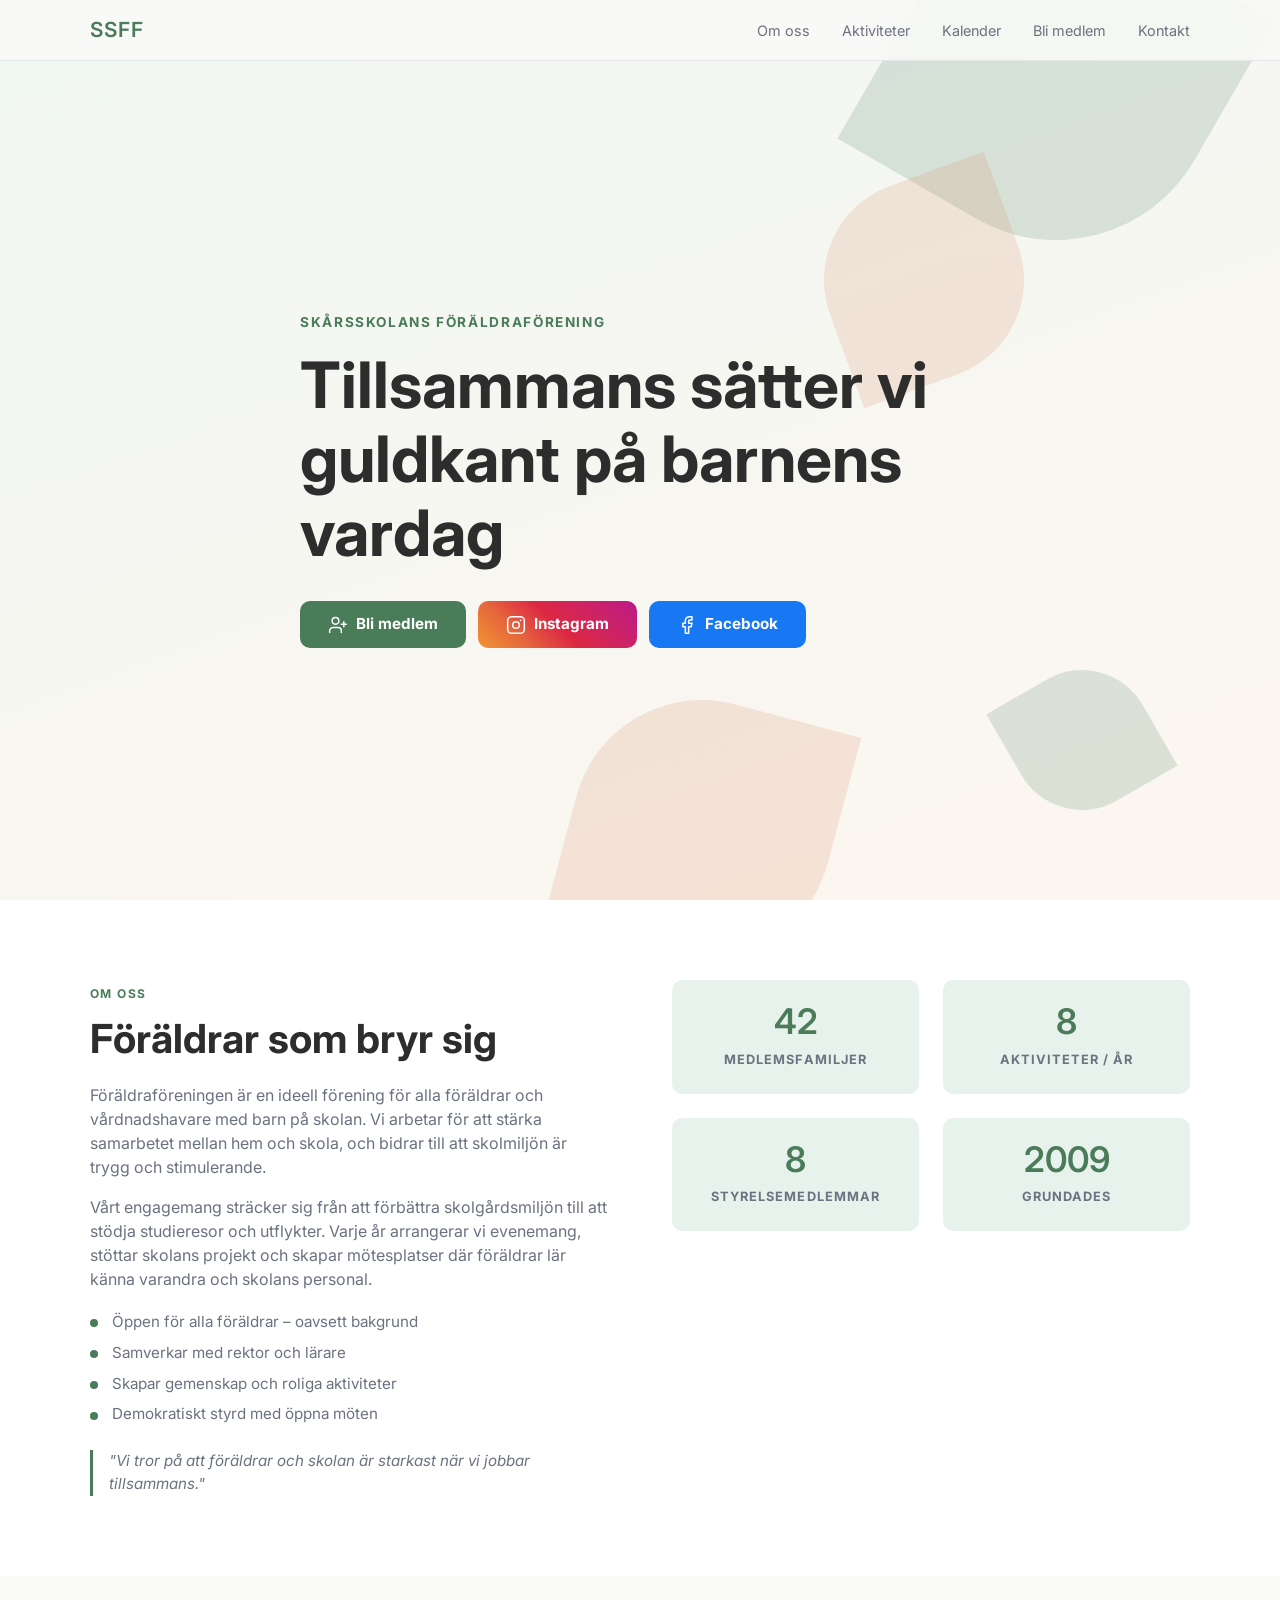
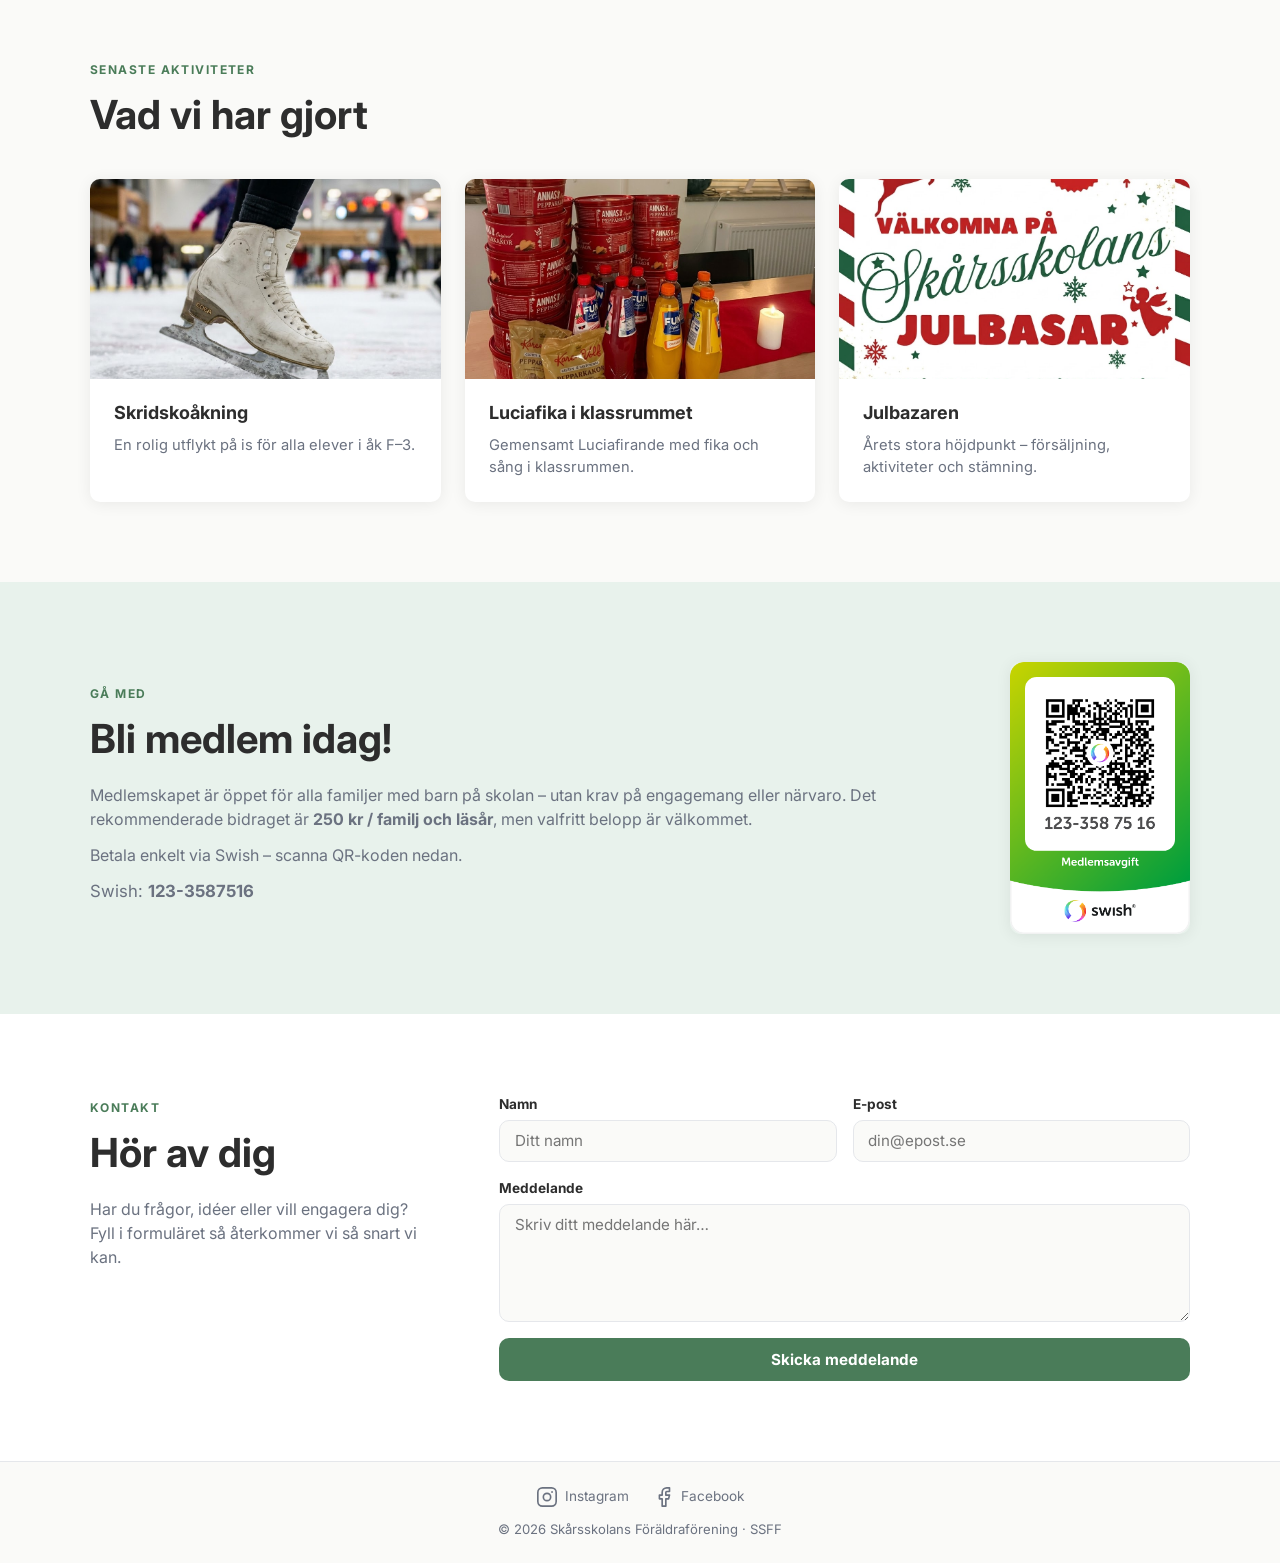
<file: index.html>
<!DOCTYPE html>
<html lang="sv">
<head>
  <meta charset="UTF-8" />
  <meta name="viewport" content="width=device-width, initial-scale=1.0" />
  <title>SSFF – Skårsskolans Föräldraförening</title>

  <link rel="stylesheet" href="https://fonts.googleapis.com/css2?family=Inter:wght@400;700&display=swap" />

  <link rel="stylesheet" href="style.css" />
</head>
<body>

  <!-- ── NAV ─────────────────────────────────────────────── -->
  <header class="site-header">
    <nav class="nav container">
      <span class="nav-logo">SSFF</span>
      <ul class="nav-links">
        <li><a href="#om-oss">Om oss</a></li>
        <li><a href="#aktiviteter">Aktiviteter</a></li>
        <li><a href="#kommande">Kalender</a></li>
        <li><a href="#bli-medlem">Bli medlem</a></li>
        <li><a href="#kontakt">Kontakt</a></li>
      </ul>
    </nav>
  </header>

  <!-- ── HERO ─────────────────────────────────────────────── -->
  <section class="hero">
    <div class="hero-inner container">
      <p class="hero-tagline">Skårsskolans Föräldraförening</p>
      <h1 class="hero-headline">Tillsammans sätter vi guldkant på barnens vardag</h1>
      <div class="hero-social">
        <a href="#bli-medlem" class="btn">
          <svg xmlns="http://www.w3.org/2000/svg" width="20" height="20" viewBox="0 0 24 24" fill="none" stroke="currentColor" stroke-width="1.8" stroke-linecap="round" stroke-linejoin="round"><path d="M16 21v-2a4 4 0 0 0-4-4H6a4 4 0 0 0-4 4v2"/><circle cx="9" cy="7" r="4"/><line x1="19" y1="8" x2="19" y2="14"/><line x1="22" y1="11" x2="16" y2="11"/></svg>
          Bli medlem
        </a>
        <a href="https://www.instagram.com/skarsskolans_foraldraforening/" target="_blank" rel="noopener" aria-label="Instagram" class="instagram">
          <svg xmlns="http://www.w3.org/2000/svg" width="20" height="20" viewBox="0 0 24 24" fill="none" stroke="currentColor" stroke-width="1.8" stroke-linecap="round" stroke-linejoin="round"><rect x="2" y="2" width="20" height="20" rx="5" ry="5"/><circle cx="12" cy="12" r="4"/><circle cx="17.5" cy="6.5" r="1" fill="currentColor" stroke="none"/></svg>
          Instagram
        </a>
        <a href="https://www.facebook.com/groups/skarskolansfaraldraforening/" target="_blank" rel="noopener" aria-label="Facebook" class="facebook">
          <svg xmlns="http://www.w3.org/2000/svg" width="20" height="20" viewBox="0 0 24 24" fill="none" stroke="currentColor" stroke-width="1.8" stroke-linecap="round" stroke-linejoin="round"><path d="M18 2h-3a5 5 0 0 0-5 5v3H7v4h3v8h4v-8h3l1-4h-4V7a1 1 0 0 1 1-1h3z"/></svg>
          Facebook
        </a>
      </div>
    </div>
    <div class="hero-decoration" aria-hidden="true">
      <span class="petal p1"></span>
      <span class="petal p2"></span>
      <span class="petal p3"></span>
      <span class="petal p4"></span>
    </div>
  </section>

  <!-- ── OM OSS ─────────────────────────────────────────────── -->
  <section class="om-oss section" id="om-oss">
    <div class="container two-col">

      <div class="om-text">
        <span class="section-label">Om oss</span>
        <h2>Föräldrar som bryr sig</h2>
        <p>Föräldraföreningen är en ideell förening för alla föräldrar och vårdnadshavare med barn på skolan. Vi arbetar för att stärka samarbetet mellan hem och skola, och bidrar till att skolmiljön är trygg och stimulerande.</p>
        <p>Vårt engagemang sträcker sig från att förbättra skolgårdsmiljön till att stödja studieresor och utflykter. Varje år arrangerar vi evenemang, stöttar skolans projekt och skapar mötesplatser där föräldrar lär känna varandra och skolans personal.</p>
        <ul class="feature-list">
          <li>Öppen för alla föräldrar – oavsett bakgrund</li>
          <li>Samverkar med rektor och lärare</li>
          <li>Skapar gemenskap och roliga aktiviteter</li>
          <li>Demokratiskt styrd med öppna möten</li>
        </ul>
        <blockquote>"Vi tror på att föräldrar och skolan är starkast när vi jobbar tillsammans."</blockquote>
      </div>

      <div class="om-stats">
        <div class="stat">
          <span class="stat-number">42</span>
          <span class="stat-label">Medlemsfamiljer</span>
        </div>
        <div class="stat">
          <span class="stat-number">8</span>
          <span class="stat-label">Aktiviteter / år</span>
        </div>
        <div class="stat">
          <span class="stat-number">8</span>
          <span class="stat-label">Styrelsemedlemmar</span>
        </div>
        <div class="stat">
          <span class="stat-number">2009</span>
          <span class="stat-label">Grundades</span>
        </div>
      </div>

    </div>
  </section>

  <!-- ── AKTIVITETER ─────────────────────────────────────────────── -->
  <section class="aktiviteter section" id="aktiviteter">
    <div class="container">
      <span class="section-label">Senaste aktiviteter</span>
      <h2>Vad vi har gjort</h2>
      <div class="cards">

        <article class="card">
          <div class="card-img">
            <img src="Images/skridskor.jpeg" alt="Barn åker skridskor" />
          </div>
          <div class="card-body">
            <h3>Skridskoåkning</h3>
            <p>En rolig utflykt på is för alla elever i åk F–3.</p>
          </div>
        </article>

        <article class="card">
          <div class="card-img">
            <img src="Images/luciafika.jpeg" alt="Luciafika i klassrummet" />
          </div>
          <div class="card-body">
            <h3>Luciafika i klassrummet</h3>
            <p>Gemensamt Luciafirande med fika och sång i klassrummen.</p>
          </div>
        </article>

        <article class="card">
          <div class="card-img">
            <img src="Images/julbazar.jpeg" alt="Julbazaren" />
          </div>
          <div class="card-body">
            <h3>Julbazaren</h3>
            <p>Årets stora höjdpunkt – försäljning, aktiviteter och stämning.</p>
          </div>
        </article>

      </div>
    </div>
  </section>

  <!-- ── KOMMANDE AKTIVITETER ──────────────────────────────────────── -->
  <section class="kommande section" id="kommande">
    <div class="container">
      <span class="section-label">Kalender</span>
      <h2>Kommande aktiviteter</h2>
      <ul class="event-list">

        <li class="event" data-date="2026-05-17">
          <div class="event-date">
            <span class="event-day">17</span>
            <span class="event-month">Maj</span>
          </div>
          <div class="event-info">
            <h3>Gårdsfest</h3>
            <p class="event-time">Kl. 12:00–15:00</p>
            <p>Välkommen till vårens stora fest på skolgården! Aktiviteter, mat och gemenskap för hela familjen.</p>
          </div>
        </li>

      </ul>
    </div>
  </section>

  <!-- ── BLI MEDLEM ─────────────────────────────────────────────── -->
  <section class="bli-medlem section" id="bli-medlem">
    <div class="container member-inner">
      <div class="member-text">
        <span class="section-label">Gå med</span>
        <h2>Bli medlem idag!</h2>
        <p>Medlemskapet är öppet för alla familjer med barn på skolan – utan krav på engagemang eller närvaro. Det rekommenderade bidraget är <strong>250 kr / familj och läsår</strong>, men valfritt belopp är välkommet.</p>
        <p class="desktop-only">Betala enkelt via Swish – scanna QR-koden nedan.</p>
        <p class="mobile-only">Tryck på knappen nedan för att öppna Swish direkt.</p>
        <p class="swish-number">Swish: <strong>123-3587516</strong></p>
        <div class="mobile-only">
          <a id="swish-link" class="btn swish-btn">
            <img src="Images/swish-symbol.svg" width="22" height="22" alt="" aria-hidden="true" />
            Swisha och bli medlem
          </a>
        </div>
      </div>
      <div class="member-qr desktop-only">
        <img src="Images/Medlemsvgift_swish-QR-small.png" alt="Swish QR-kod för medlemsavgift" />
      </div>
    </div>
  </section>

  <!-- ── KONTAKT ─────────────────────────────────────────────── -->
  <section class="kontakt section" id="kontakt">
    <div class="container kontakt-inner">
      <div class="kontakt-text">
        <span class="section-label">Kontakt</span>
        <h2>Hör av dig</h2>
        <p>Har du frågor, idéer eller vill engagera dig? Fyll i formuläret så återkommer vi så snart vi kan.</p>
      </div>
      <form
        class="kontakt-form"
        action="https://formsubmit.co/ajax/dpontes@protonmail.com"
        method="POST"
      >
        <input type="hidden" name="_captcha" value="false" />
        <input type="hidden" name="_subject" value="Meddelande via SSFF-webbplatsen" />

        <div class="form-row">
          <div class="form-group">
            <label for="namn">Namn</label>
            <input type="text" id="namn" name="namn" required placeholder="Ditt namn" />
          </div>
          <div class="form-group">
            <label for="epost">E-post</label>
            <input type="email" id="epost" name="epost" required placeholder="din@epost.se" />
          </div>
        </div>
        <div class="form-group">
          <label for="meddelande">Meddelande</label>
          <textarea id="meddelande" name="meddelande" rows="5" required placeholder="Skriv ditt meddelande här…"></textarea>
        </div>
        <button type="submit" class="btn">Skicka meddelande</button>
      </form>
    </div>
  </section>

  <!-- ── FOOTER ─────────────────────────────────────────────── -->
  <footer class="site-footer">
    <div class="container">
      <div class="footer-social">
        <a href="https://www.instagram.com/skarsskolans_foraldraforening/" target="_blank" rel="noopener" aria-label="Instagram">
          <svg xmlns="http://www.w3.org/2000/svg" width="22" height="22" viewBox="0 0 24 24" fill="none" stroke="currentColor" stroke-width="1.8" stroke-linecap="round" stroke-linejoin="round"><rect x="2" y="2" width="20" height="20" rx="5" ry="5"/><circle cx="12" cy="12" r="4"/><circle cx="17.5" cy="6.5" r="1" fill="currentColor" stroke="none"/></svg>
          Instagram
        </a>
        <a href="https://www.facebook.com/groups/skarskolansfaraldraforening/" target="_blank" rel="noopener" aria-label="Facebook">
          <svg xmlns="http://www.w3.org/2000/svg" width="22" height="22" viewBox="0 0 24 24" fill="none" stroke="currentColor" stroke-width="1.8" stroke-linecap="round" stroke-linejoin="round"><path d="M18 2h-3a5 5 0 0 0-5 5v3H7v4h3v8h4v-8h3l1-4h-4V7a1 1 0 0 1 1-1h3z"/></svg>
          Facebook
        </a>
      </div>
      <p>© <span id="year"></span> Skårsskolans Föräldraförening · SSFF</p>
    </div>
  </footer>

  <script>
    document.getElementById('year').textContent = new Date().getFullYear();

    // Contact form — AJAX submission to avoid target="_blank" POST issue
    const kontaktForm = document.querySelector('.kontakt-form');
    kontaktForm.addEventListener('submit', async (e) => {
      e.preventDefault();
      const btn = kontaktForm.querySelector('button[type="submit"]');
      btn.disabled = true;
      btn.textContent = 'Skickar…';
      try {
        const res = await fetch(kontaktForm.action, {
          method: 'POST',
          body: new FormData(kontaktForm),
          headers: { 'Accept': 'application/json' }
        });
        if (res.ok) {
          window.location.href = 'tack.html';
          kontaktForm.reset();
        } else {
          alert('Något gick fel. Försök igen eller kontakta oss direkt.');
        }
      } catch {
        alert('Kunde inte skicka meddelandet. Kontrollera din internetanslutning.');
      } finally {
        btn.disabled = false;
        btn.textContent = 'Skicka meddelande';
      }
    });

    // Hide past events — compares data-date (YYYY-MM-DD) to today at midnight local time
    const today = new Date();
    today.setHours(0, 0, 0, 0);
    const eventSection = document.querySelector('.kommande');
    document.querySelectorAll('.event[data-date]').forEach(el => {
      const [y, m, d] = el.dataset.date.split('-').map(Number);
      const eventDate = new Date(y, m - 1, d);
      if (eventDate < today) el.remove();
    });
    if (eventSection && eventSection.querySelectorAll('.event').length === 0) {
      eventSection.style.display = 'none';
    }

    // Scroll reveal
    const revealTargets = document.querySelectorAll(
      '.hero-inner, .om-text, .om-stats .stat, .cards .card, .event, .member-inner > *, .kontakt-text, .kontakt-form'
    );

    revealTargets.forEach(el => el.classList.add('reveal'));

    // Stagger cards, stats and events
    document.querySelectorAll('.cards .card, .om-stats .stat, .event').forEach((el, i) => {
      el.style.transitionDelay = `${i * 0.08}s`;
    });

    const observer = new IntersectionObserver((entries) => {
      entries.forEach(entry => {
        if (entry.isIntersecting) {
          entry.target.classList.add('visible');
          observer.unobserve(entry.target);
        }
      });
    }, { threshold: 0.12 });

    revealTargets.forEach(el => observer.observe(el));

    // Swish deep link — uses the same URL format as the official QR code
    const swishLink = document.getElementById('swish-link');
    if (swishLink) {
      const params = new URLSearchParams({
        sw:   '1233587516',
        amt:  '250',
        cur:  'SEK',
        msg:  'Medlemsavgift',
        edit: 'amt',
        src:  'web'
      });
      swishLink.href = 'https://app.swish.nu/1/p/sw/?' + params.toString();
    }
  </script>

</body>
</html>
</file>
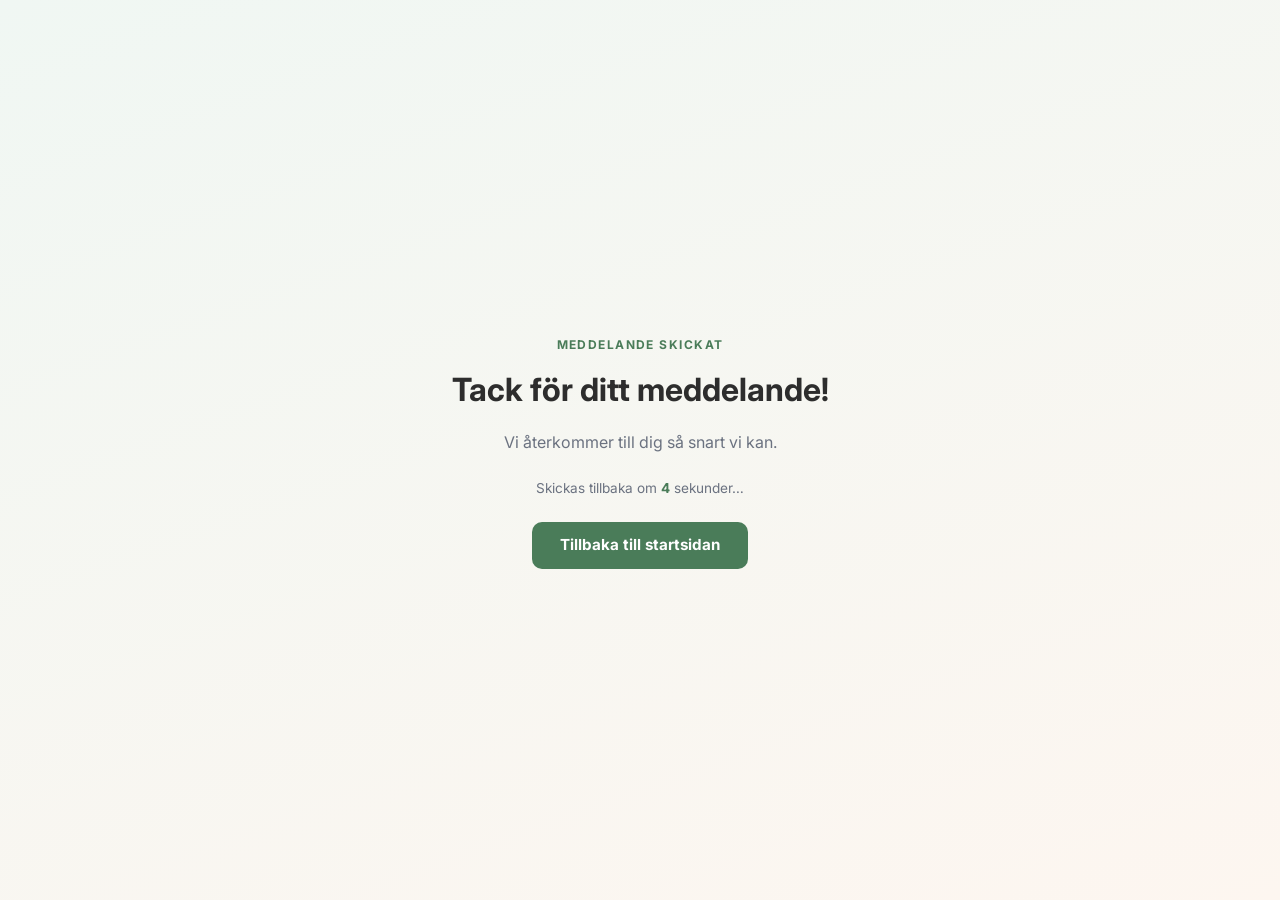
<file: tack.html>
<!DOCTYPE html>
<html lang="sv">
<head>
  <meta charset="UTF-8" />
  <meta name="viewport" content="width=device-width, initial-scale=1.0" />
  <title>Tack! – SSFF</title>
  <link rel="stylesheet" href="https://fonts.googleapis.com/css2?family=Inter:wght@400;700&display=swap" />
  <link rel="stylesheet" href="style.css" />
  <style>
    .tack-page {
      min-height: 100svh;
      display: flex;
      align-items: center;
      justify-content: center;
      text-align: center;
      background: linear-gradient(160deg, #f0f7f3 0%, #fdf6f0 100%);
    }
    .tack-page h1 { margin-bottom: 1rem; }
    .tack-page p  { color: var(--clr-muted); margin-bottom: 1.5rem; }
    .countdown {
      font-size: .85rem;
      color: var(--clr-muted);
      margin-bottom: 1.5rem;
    }
    .countdown strong { color: var(--clr-primary); }
  </style>
</head>
<body>
  <div class="tack-page">
    <div>
      <span class="section-label">Meddelande skickat</span>
      <h1>Tack för ditt meddelande!</h1>
      <p>Vi återkommer till dig så snart vi kan.</p>
      <p class="countdown">Skickas tillbaka om <strong id="count">5</strong> sekunder…</p>
      <a href="index.html" class="btn">Tillbaka till startsidan</a>
    </div>
  </div>
  <script>
    let seconds = 5;
    const countEl = document.getElementById('count');
    const timer = setInterval(() => {
      seconds--;
      countEl.textContent = seconds;
      if (seconds <= 0) {
        clearInterval(timer);
        window.location.href = 'index.html';
      }
    }, 1000);
  </script>
</body>
</html>
</file>
<file: style.css>
:root {
  --font-heading: 'Inter', system-ui, sans-serif;
  --font-body:    'Inter', system-ui, sans-serif;

  /* ── Palette ── */
  --clr-bg:         #fafaf8;
  --clr-surface:    #ffffff;
  --clr-primary:    #4a7c59;   /* muted spring green */
  --clr-primary-lt: #e8f2ec;
  --clr-accent:     #d4845a;   /* warm terracotta – spring blossom */
  --clr-text:       #2d2d2d;
  --clr-muted:      #6b7280;
  --clr-border:     #e5e7eb;

  --radius:  10px;
  --shadow:  0 2px 16px rgba(0,0,0,.07);
  --max-w:   1100px;
}

/* ── RESET ─────────────────────────────────────────────── */
*, *::before, *::after { box-sizing: border-box; margin: 0; padding: 0; }
html { scroll-behavior: smooth; font-size: 16px; }
body {
  font-family: var(--font-body);
  font-size: 1rem;
  font-weight: 400;
  line-height: 1.5;
  color: var(--clr-text);
  background: var(--clr-bg);
  overflow-x: hidden;
  overflow-wrap: break-word;
  word-break: break-word;
}
img { max-width: 100%; display: block; }
a { color: inherit; text-decoration: none; }
ul { list-style: none; }

/* ── UTILITIES ─────────────────────────────────────────── */
.container { width: min(var(--max-w), 100% - 2rem); margin-inline: auto; }
.section    { padding-block: 5rem; }

.section-label {
  display: inline-block;
  font-size: .75rem;
  font-weight: 700;
  letter-spacing: .12em;
  text-transform: uppercase;
  color: var(--clr-primary);
  margin-bottom: .75rem;
}
h2 {
  font-family: var(--font-heading);
  font-size: clamp(1.75rem, 4vw, 2.5rem);
  font-weight: 700;
  line-height: 1.2;
  margin-bottom: 1.25rem;
}
h3 {
  font-family: var(--font-heading);
  font-size: 1.125rem;
  font-weight: 700;
  margin-bottom: .5rem;
}

.btn {
  display: inline-block;
  padding: .75rem 1.75rem;
  background: var(--clr-primary);
  color: #fff;
  border: none;
  border-radius: var(--radius);
  font-family: var(--font-body);
  font-size: .95rem;
  font-weight: 700;
  cursor: pointer;
  transition: background .2s, transform .15s;
}
.btn:hover { background: #3a6347; transform: translateY(-1px); }

/* ── HEADER / NAV ───────────────────────────────────────── */
.site-header {
  position: fixed;
  top: 0; left: 0; right: 0;
  z-index: 100;
  background: rgba(250,250,248,.88);
  backdrop-filter: blur(8px);
  border-bottom: 1px solid var(--clr-border);
}
.nav {
  display: flex;
  align-items: center;
  justify-content: space-between;
  height: 60px;
}
.nav-logo {
  font-family: var(--font-heading);
  font-size: 1.3rem;
  font-weight: 600;
  color: var(--clr-primary);
  letter-spacing: .05em;
}
.nav-links {
  display: flex;
  gap: 2rem;
}
.nav-links a {
  font-size: .9rem;
  font-weight: 400;
  color: var(--clr-muted);
  transition: color .2s;
}
.nav-links a:hover { color: var(--clr-primary); }

/* ── HERO ───────────────────────────────────────────────── */
.hero {
  position: relative;
  min-height: 100svh;
  display: flex;
  align-items: center;
  overflow: hidden;
  background: linear-gradient(160deg, #f0f7f3 0%, #fdf6f0 100%);
  padding-top: 60px;
}
.hero-inner {
  position: relative;
  z-index: 1;
  max-width: 680px;
}
.hero-tagline {
  font-size: .85rem;
  font-weight: 700;
  letter-spacing: .12em;
  text-transform: uppercase;
  color: var(--clr-primary);
  margin-bottom: 1rem;
}
.hero-headline {
  font-family: var(--font-heading);
  font-size: clamp(2.2rem, 6vw, 4rem);
  font-weight: 700;
  line-height: 1.15;
  margin-bottom: 2rem;
  color: var(--clr-text);
}
.hero-social {
  display: flex;
  align-items: center;
  gap: .75rem;
  margin-top: 1.5rem;
  flex-wrap: wrap;
}
.hero-social .btn,
.hero-social a {
  display: inline-flex;
  align-items: center;
  justify-content: center;
  gap: .5rem;
  padding: .75rem 1.75rem;
  border-radius: var(--radius);
  font-family: var(--font-body);
  font-size: .95rem;
  font-weight: 700;
  color: #fff;
  transition: filter .2s, transform .15s;
  box-sizing: border-box;
}
.hero-social .btn:hover,
.hero-social a:hover { filter: brightness(1.1); transform: translateY(-1px); background: unset; }
.hero-social .btn { background: var(--clr-primary); }
.hero-social .btn:hover { background: var(--clr-primary); }
.hero-social a.instagram {
  background: linear-gradient(45deg, #f09433, #e6683c, #dc2743, #cc2366, #bc1888);
}
.hero-social a.facebook {
  background: #1877f2;
}

/* decorative petals */
.hero-decoration { position: absolute; inset: 0; pointer-events: none; }
.petal {
  position: absolute;
  border-radius: 50% 0 50% 0;
  opacity: .18;
}
.p1 { width: 320px; height: 320px; background: var(--clr-primary); top: -80px; right: 5%; transform: rotate(30deg); }
.p2 { width: 200px; height: 200px; background: var(--clr-accent);  top: 20%;   right: 20%; transform: rotate(-20deg); }
.p3 { width: 140px; height: 140px; background: var(--clr-primary); bottom: 10%; right: 10%; transform: rotate(60deg); }
.p4 { width: 260px; height: 260px; background: var(--clr-accent);  bottom: -60px; right: 35%; transform: rotate(15deg); }

/* ── OM OSS ─────────────────────────────────────────────── */
.om-oss { background: var(--clr-surface); }
.two-col {
  display: grid;
  grid-template-columns: 1fr 1fr;
  gap: 4rem;
  align-items: start;
}
.two-col > * { min-width: 0; }
.om-text p { color: var(--clr-muted); margin-bottom: 1rem; }
.feature-list {
  margin: 1.25rem 0;
  display: flex;
  flex-direction: column;
  gap: .5rem;
}
.feature-list li {
  padding-left: 1.4rem;
  position: relative;
  color: var(--clr-muted);
  font-size: .95rem;
}
.feature-list li::before {
  content: '';
  position: absolute;
  left: 0; top: .55em;
  width: 8px; height: 8px;
  border-radius: 50%;
  background: var(--clr-primary);
}
blockquote {
  border-left: 3px solid var(--clr-primary);
  padding-left: 1rem;
  font-style: italic;
  color: var(--clr-muted);
  margin-top: 1.5rem;
  font-size: .95rem;
}
.om-stats {
  display: grid;
  grid-template-columns: 1fr 1fr;
  gap: 1.5rem;
}
.stat {
  background: var(--clr-primary-lt);
  border-radius: var(--radius);
  padding: 1.5rem;
  text-align: center;
}
.stat-number {
  display: block;
  font-family: var(--font-heading);
  font-size: 2.2rem;
  font-weight: 600;
  color: var(--clr-primary);
  line-height: 1;
  margin-bottom: .4rem;
}
.stat-label {
  font-size: .8rem;
  font-weight: 700;
  letter-spacing: .08em;
  text-transform: uppercase;
  color: var(--clr-muted);
}

/* ── AKTIVITETER ────────────────────────────────────────── */
.aktiviteter { background: var(--clr-bg); }
.aktiviteter h2 { margin-bottom: 2.5rem; }
.cards {
  display: grid;
  grid-template-columns: repeat(3, 1fr);
  gap: 1.5rem;
}
.card {
  background: var(--clr-surface);
  border-radius: var(--radius);
  overflow: hidden;
  box-shadow: var(--shadow);
  transition: transform .2s, box-shadow .2s;
}
.card:hover { transform: translateY(-4px); box-shadow: 0 8px 28px rgba(0,0,0,.1); }
.card-img {
  height: 200px;
  overflow: hidden;
}
.card-img img { width: 100%; height: 100%; object-fit: cover; }
.card-img.placeholder {
  background: var(--clr-primary-lt);
  display: flex;
  align-items: center;
  justify-content: center;
}
.card-img.placeholder span {
  font-size: .8rem;
  color: var(--clr-primary);
  letter-spacing: .06em;
}
.card-body { padding: 1.25rem 1.5rem 1.5rem; }
.card-body p { color: var(--clr-muted); font-size: .92rem; }

/* ── KOMMANDE AKTIVITETER ───────────────────────────────── */
.kommande { background: var(--clr-surface); }
.kommande h2 { margin-bottom: 2rem; }

.event-list {
  display: flex;
  flex-direction: column;
  gap: 1rem;
}
.event {
  display: flex;
  align-items: flex-start;
  gap: 1.5rem;
  padding: 1.5rem;
  border: 1px solid var(--clr-border);
  border-radius: var(--radius);
  background: var(--clr-bg);
  transition: box-shadow .2s;
}
.event:hover { box-shadow: var(--shadow); }

.event-date {
  flex-shrink: 0;
  width: 62px;
  text-align: center;
  background: var(--clr-primary);
  color: #fff;
  border-radius: var(--radius);
  padding: .6rem .4rem;
  line-height: 1;
}
.event-day {
  display: block;
  font-family: var(--font-heading);
  font-size: 1.9rem;
  font-weight: 600;
}
.event-month {
  display: block;
  font-size: .7rem;
  font-weight: 700;
  letter-spacing: .08em;
  text-transform: uppercase;
  margin-top: .2rem;
  opacity: .85;
}

.event-info h3 { margin-bottom: .2rem; }
.event-time {
  font-size: .82rem;
  font-weight: 700;
  color: var(--clr-primary);
  letter-spacing: .04em;
  margin-bottom: .4rem;
}
.event-info p:last-child { color: var(--clr-muted); font-size: .93rem; }

/* ── RESPONSIVE VISIBILITY ──────────────────────────────── */
.mobile-only  { display: none; }
.desktop-only { display: block; }
@media (max-width: 767px) and (pointer: coarse) {
  .mobile-only  { display: block; }
  .desktop-only { display: none; }
}

/* ── BLI MEDLEM ─────────────────────────────────────────── */
.bli-medlem { background: var(--clr-primary-lt); }
.member-inner {
  display: grid;
  grid-template-columns: 1fr auto;
  gap: 4rem;
  align-items: center;
}
.member-text p { color: var(--clr-muted); margin-bottom: .75rem; }
.swish-number { font-size: 1.05rem; }
a.btn.swish-btn {
  display: flex;
  align-items: center;
  justify-content: center;
  gap: .5rem;
  padding: .75rem 1.75rem;
  font-size: .95rem;
  font-weight: 700;
  margin-top: 1rem;
  background: #4a7c59;
  width: 100%;
  box-sizing: border-box;
}
@media (max-width: 767px) and (pointer: coarse) {
  .mobile-only { display: flex; justify-content: center; }
}
.member-qr img {
  width: 180px;
  border-radius: var(--radius);
  box-shadow: var(--shadow);
}

/* ── KONTAKT ────────────────────────────────────────────── */
.kontakt { background: var(--clr-surface); }
.kontakt-inner {
  display: grid;
  grid-template-columns: 1fr 2fr;
  gap: 4rem;
  align-items: start;
}
.kontakt-text p { color: var(--clr-muted); }
.kontakt-form { display: flex; flex-direction: column; gap: 1rem; }
.form-row { display: grid; grid-template-columns: 1fr 1fr; gap: 1rem; }
.form-group { display: flex; flex-direction: column; gap: .35rem; }
.form-group label { font-size: .85rem; font-weight: 700; color: var(--clr-text); }
.form-group input,
.form-group textarea {
  padding: .65rem .9rem;
  border: 1px solid var(--clr-border);
  border-radius: var(--radius);
  font-family: var(--font-body);
  font-size: .95rem;
  color: var(--clr-text);
  background: var(--clr-bg);
  transition: border-color .2s;
  resize: vertical;
}
.form-group input:focus,
.form-group textarea:focus {
  outline: none;
  border-color: var(--clr-primary);
}

/* ── FOOTER ─────────────────────────────────────────────── */
.site-footer {
  padding-block: 1.5rem;
  text-align: center;
  font-size: .82rem;
  color: var(--clr-muted);
  border-top: 1px solid var(--clr-border);
}
.footer-social {
  display: flex;
  justify-content: center;
  gap: 1.5rem;
  margin-bottom: .75rem;
}
.footer-social a {
  display: flex;
  align-items: center;
  gap: .4rem;
  color: var(--clr-muted);
  font-size: .85rem;
  transition: color .2s;
}
.footer-social a:hover { color: var(--clr-primary); }

/* ── SCROLL REVEAL ──────────────────────────────────────── */
.reveal {
  opacity: 0;
  transform: translateY(28px);
  transition: opacity 0.4s ease, transform 0.4s ease;
}
.reveal.visible {
  opacity: 1;
  transform: translateY(0);
}

/* ── RESPONSIVE ─────────────────────────────────────────── */
@media (max-width: 800px) {
  .two-col,
  .kontakt-inner { grid-template-columns: 1fr; gap: 2.5rem; }
  .cards { grid-template-columns: 1fr; }
  .member-inner { grid-template-columns: 1fr; }
  .member-qr { justify-self: center; }
  .nav-links { gap: 1rem; }
  .hero-social {
    flex-direction: column;
    flex-wrap: nowrap;
    align-items: center;
  }
  .hero-social .btn,
  .hero-social a {
    width: 100%;
    max-width: 260px;
  }
}
@media (max-width: 500px) {
  .form-row { grid-template-columns: 1fr; }
  .nav-links { display: none; }
}
</file>
